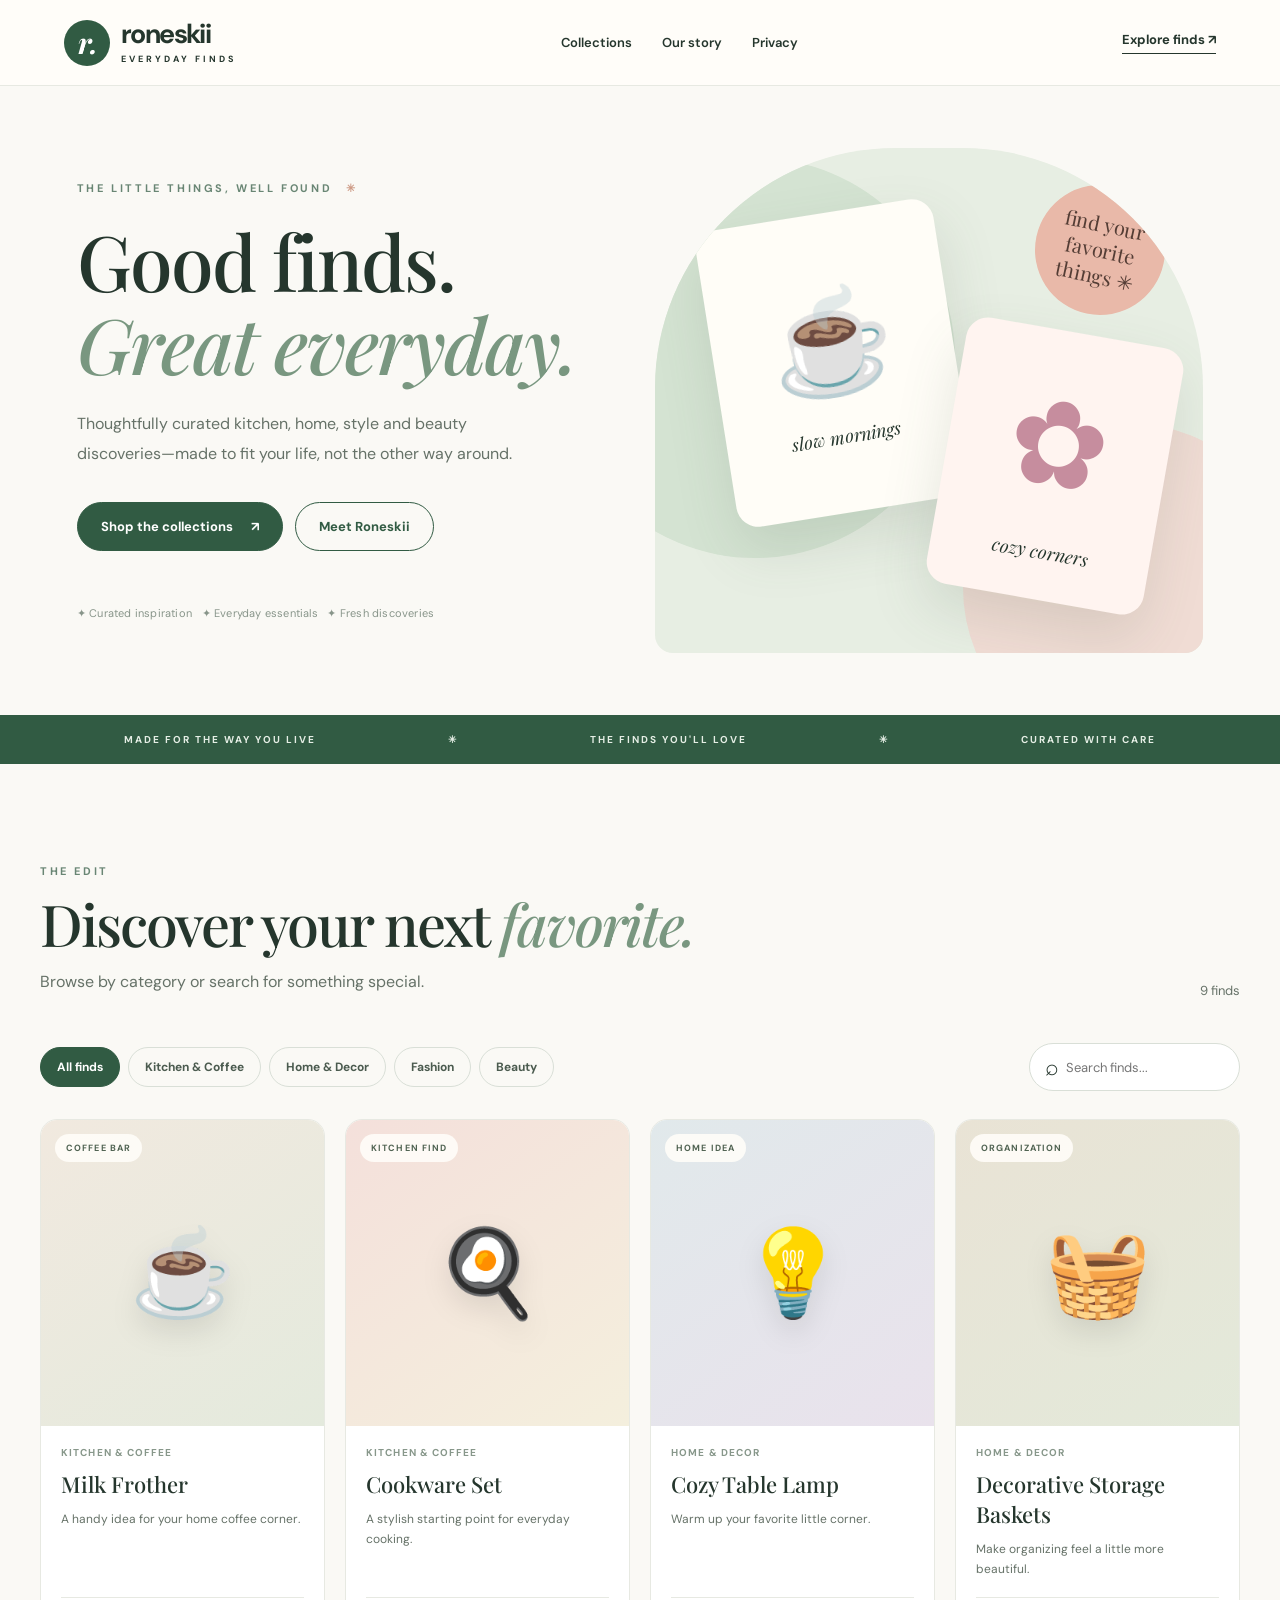
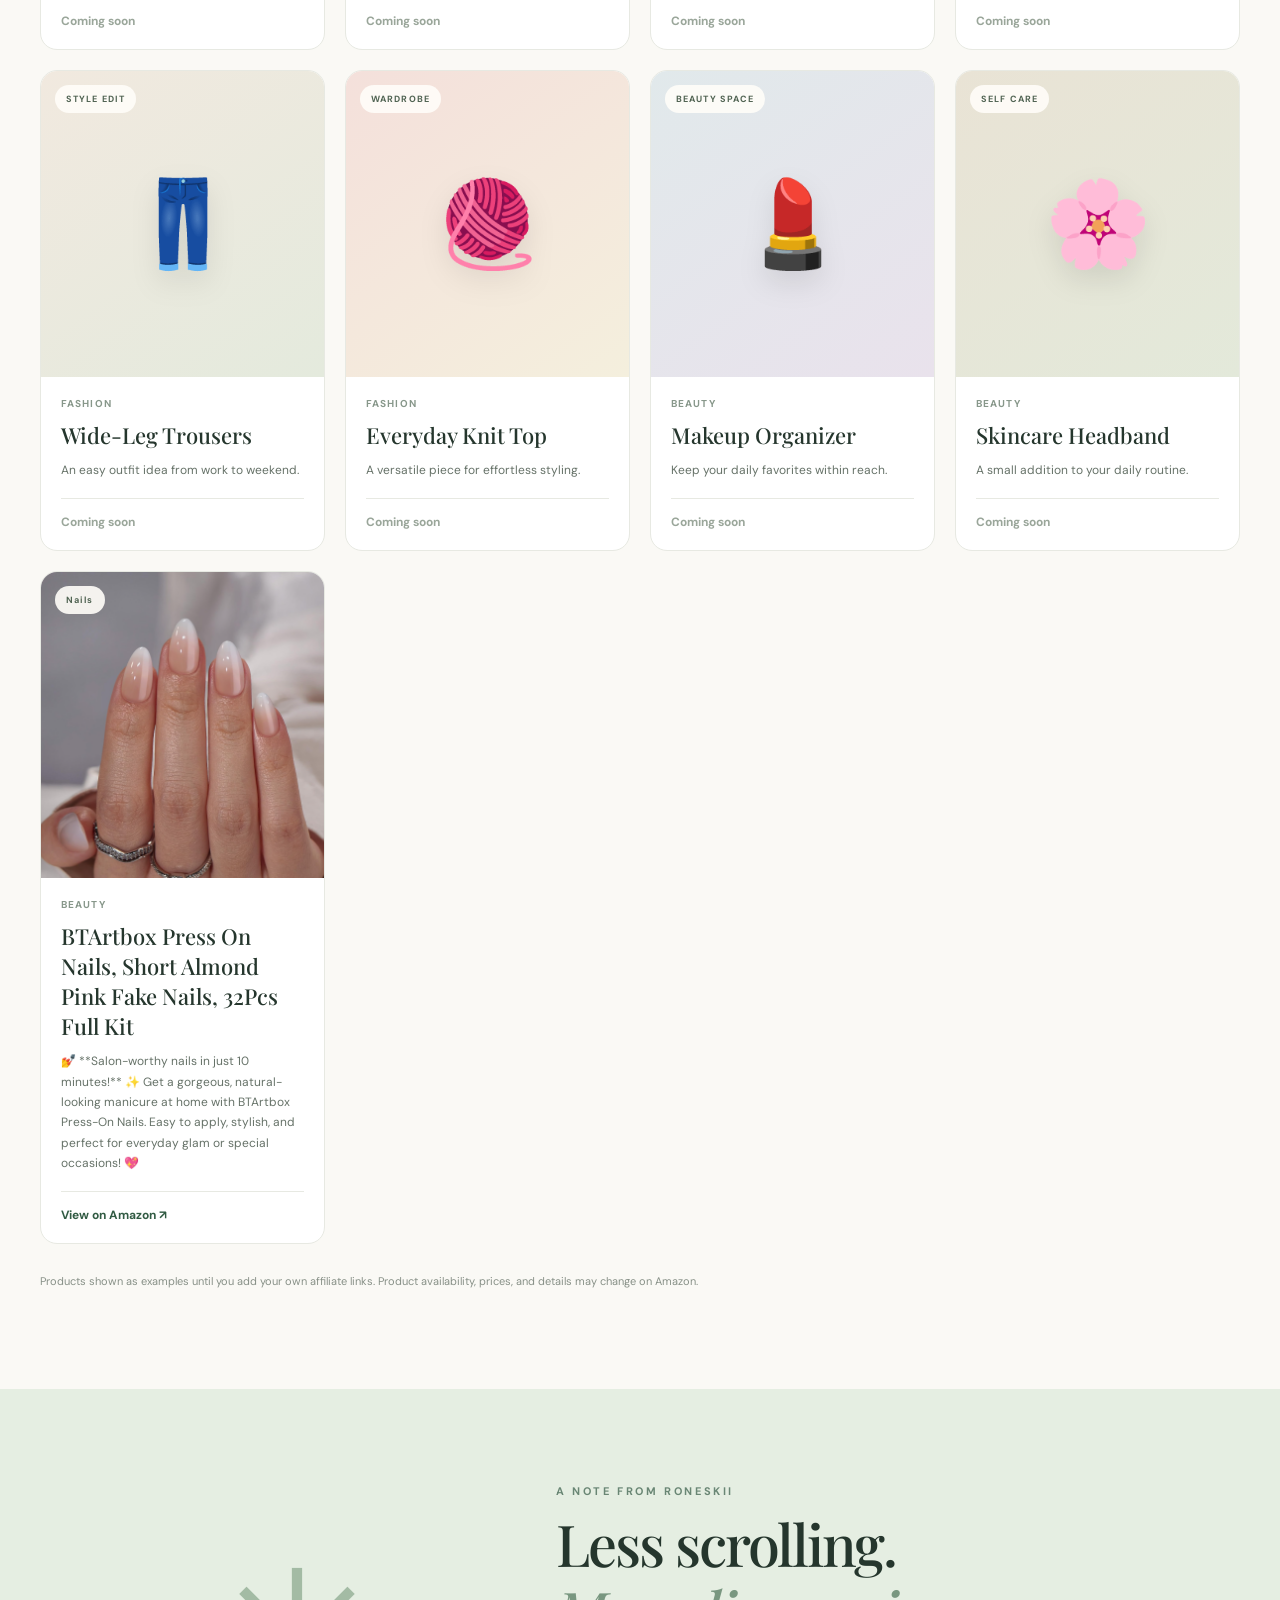
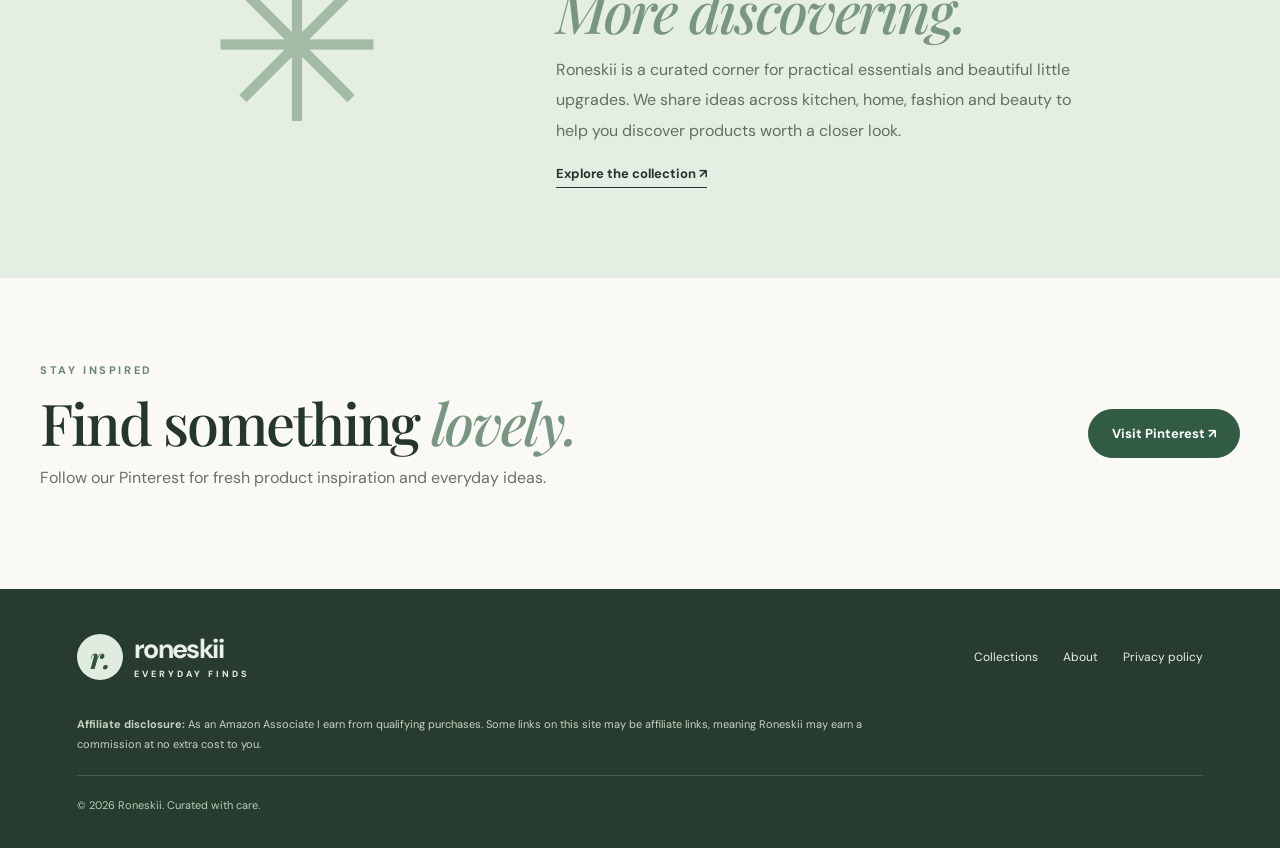
<file: index.html>
<!doctype html><html lang="en"><head><meta charset="utf-8"><meta name="viewport" content="width=device-width,initial-scale=1"><meta name="description" content="Explore curated kitchen, home, fashion and beauty finds from Roneskii."><title>Roneskii | Everyday Finds, Beautifully Curated</title><link rel="stylesheet" href="style.css"></head><body><header class="header"><a class="brand" href="./" aria-label="Roneskii home"><span class="mark">r.</span><span>roneskii<small>EVERYDAY FINDS</small></span></a><nav><a href="#collections">Collections</a><a href="#about">Our story</a><a href="privacy.html">Privacy</a></nav><a class="nav-cta" href="#collections">Explore finds ↗</a></header><main><section class="hero"><div class="hero-copy"><div class="eyebrow">THE LITTLE THINGS, WELL FOUND <span>✳</span></div><h1>Good finds.<br><em>Great everyday.</em></h1><p>Thoughtfully curated kitchen, home, style and beauty discoveries—made to fit your life, not the other way around.</p><div class="hero-actions"><a class="btn primary" href="#collections">Shop the collections <span>↗</span></a><a class="btn secondary" href="#about">Meet Roneskii</a></div><div class="hero-note">✦ Curated inspiration &nbsp; ✦ Everyday essentials &nbsp; ✦ Fresh discoveries</div></div><div class="hero-art" aria-label="Decorative illustration of curated everyday finds"><div class="blob blob-one"></div><div class="blob blob-two"></div><div class="art-card art-coffee"><span>☕</span><small>slow mornings</small></div><div class="art-card art-home"><span>✿</span><small>cozy corners</small></div><div class="art-sticker">find your<br>favorite<br>things ✳</div></div></section><section class="strip"><span>MADE FOR THE WAY YOU LIVE</span><span>✳</span><span>THE FINDS YOU'LL LOVE</span><span>✳</span><span>CURATED WITH CARE</span></section><section class="collections" id="collections"><div class="section-head"><div><div class="eyebrow">THE EDIT</div><h2>Discover your next <em>favorite.</em></h2><p>Browse by category or search for something special.</p></div><span id="count" class="count" aria-live="polite"></span></div><div class="toolbar"><div class="filters" role="group" aria-label="Filter products by category"><button class="filter active" data-filter="All" aria-pressed="true">All finds</button><button class="filter" data-filter="Kitchen & Coffee" aria-pressed="false">Kitchen & Coffee</button><button class="filter" data-filter="Home & Decor" aria-pressed="false">Home & Decor</button><button class="filter" data-filter="Fashion" aria-pressed="false">Fashion</button><button class="filter" data-filter="Beauty" aria-pressed="false">Beauty</button></div><label class="search">⌕ <input id="search" type="search" placeholder="Search finds..." aria-label="Search products"></label></div><div id="products" class="products"></div><div id="empty" class="empty" hidden><h3>No finds match your search.</h3><p>Try a different keyword or category.</p><button id="reset" class="btn secondary">Clear filters</button></div><p class="product-note">Products shown as examples until you add your own affiliate links. Product availability, prices, and details may change on Amazon.</p></section><section class="about" id="about"><div class="about-icon">✳</div><div><div class="eyebrow">A NOTE FROM RONESKII</div><h2>Less scrolling.<br><em>More discovering.</em></h2><p>Roneskii is a curated corner for practical essentials and beautiful little upgrades. We share ideas across kitchen, home, fashion and beauty to help you discover products worth a closer look.</p><a href="#collections">Explore the collection ↗</a></div></section><section class="newsletter"><div><div class="eyebrow">STAY INSPIRED</div><h2>Find something <em>lovely.</em></h2><p>Follow our Pinterest for fresh product inspiration and everyday ideas.</p></div><a class="btn primary" href="https://www.pinterest.com/" target="_blank" rel="noopener noreferrer">Visit Pinterest ↗</a></section></main><footer><div class="footer-top"><a class="brand" href="./"><span class="mark">r.</span><span>roneskii<small>EVERYDAY FINDS</small></span></a><div class="footer-links"><a href="#collections">Collections</a><a href="#about">About</a><a href="privacy.html">Privacy policy</a></div></div><p class="disclosure"><strong>Affiliate disclosure:</strong> As an Amazon Associate I earn from qualifying purchases. Some links on this site may be affiliate links, meaning Roneskii may earn a commission at no extra cost to you.</p><p class="copyright">© <span id="year"></span> Roneskii. Curated with care.</p></footer><script src="products.js"></script><script src="script.js"></script></body></html>
</file>
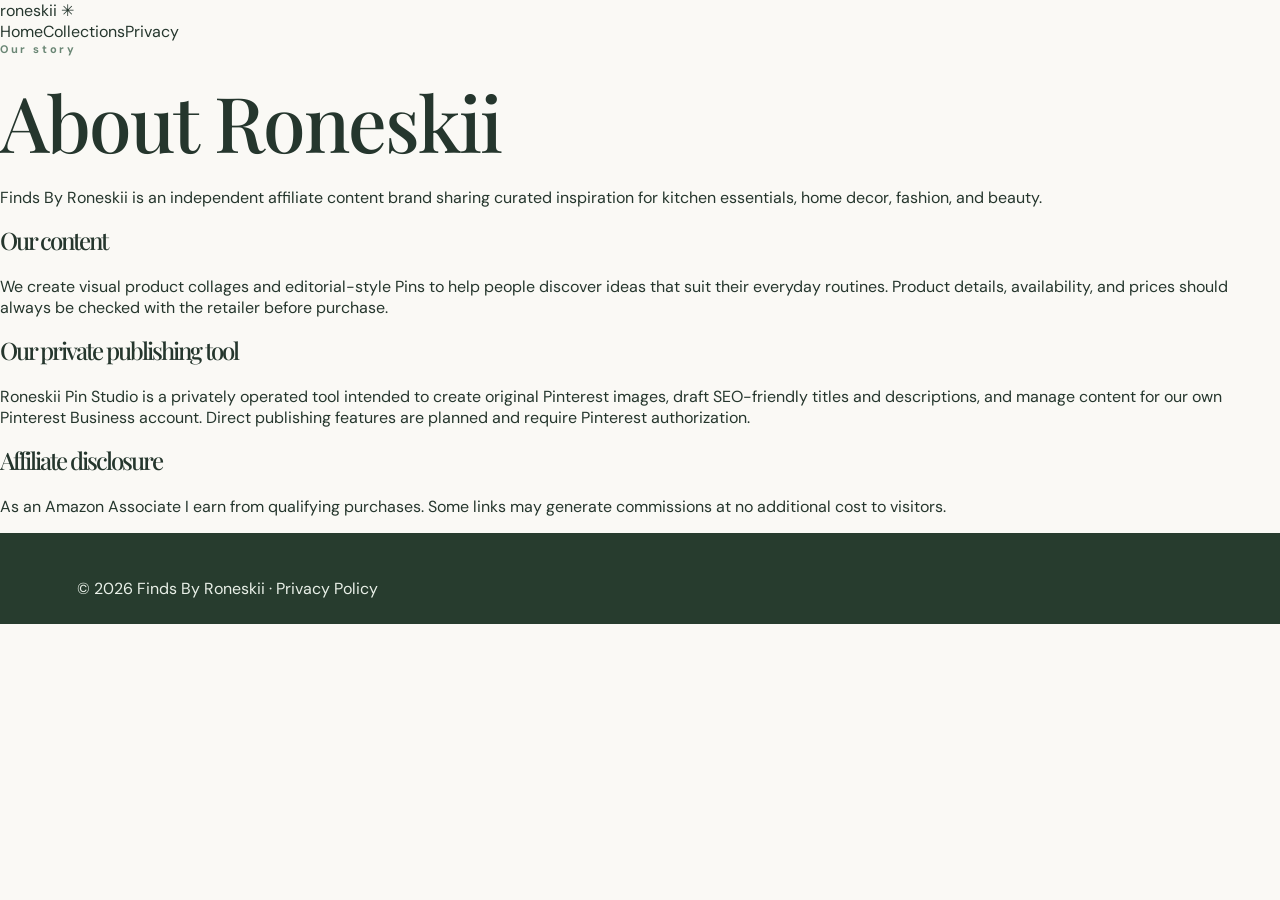
<file: about.html>
<!doctype html><html lang="en"><head><meta charset="utf-8"><meta name="viewport" content="width=device-width,initial-scale=1"><title>About | Finds By Roneskii</title><link rel="stylesheet" href="style.css"></head><body><header><nav class="nav"><a class="logo" href="index.html">roneskii ✳</a><div class="links"><a href="index.html">Home</a><a href="index.html#collections">Collections</a><a href="privacy.html">Privacy</a></div></nav></header><main class="wrap article"><div class="eyebrow">Our story</div><h1>About Roneskii</h1><p>Finds By Roneskii is an independent affiliate content brand sharing curated inspiration for kitchen essentials, home decor, fashion, and beauty.</p><h2>Our content</h2><p>We create visual product collages and editorial-style Pins to help people discover ideas that suit their everyday routines. Product details, availability, and prices should always be checked with the retailer before purchase.</p><h2>Our private publishing tool</h2><p>Roneskii Pin Studio is a privately operated tool intended to create original Pinterest images, draft SEO-friendly titles and descriptions, and manage content for our own Pinterest Business account. Direct publishing features are planned and require Pinterest authorization.</p><h2>Affiliate disclosure</h2><p>As an Amazon Associate I earn from qualifying purchases. Some links may generate commissions at no additional cost to visitors.</p></main><footer>© 2026 Finds By Roneskii · <a href="privacy.html">Privacy Policy</a></footer></body></html>
</file>
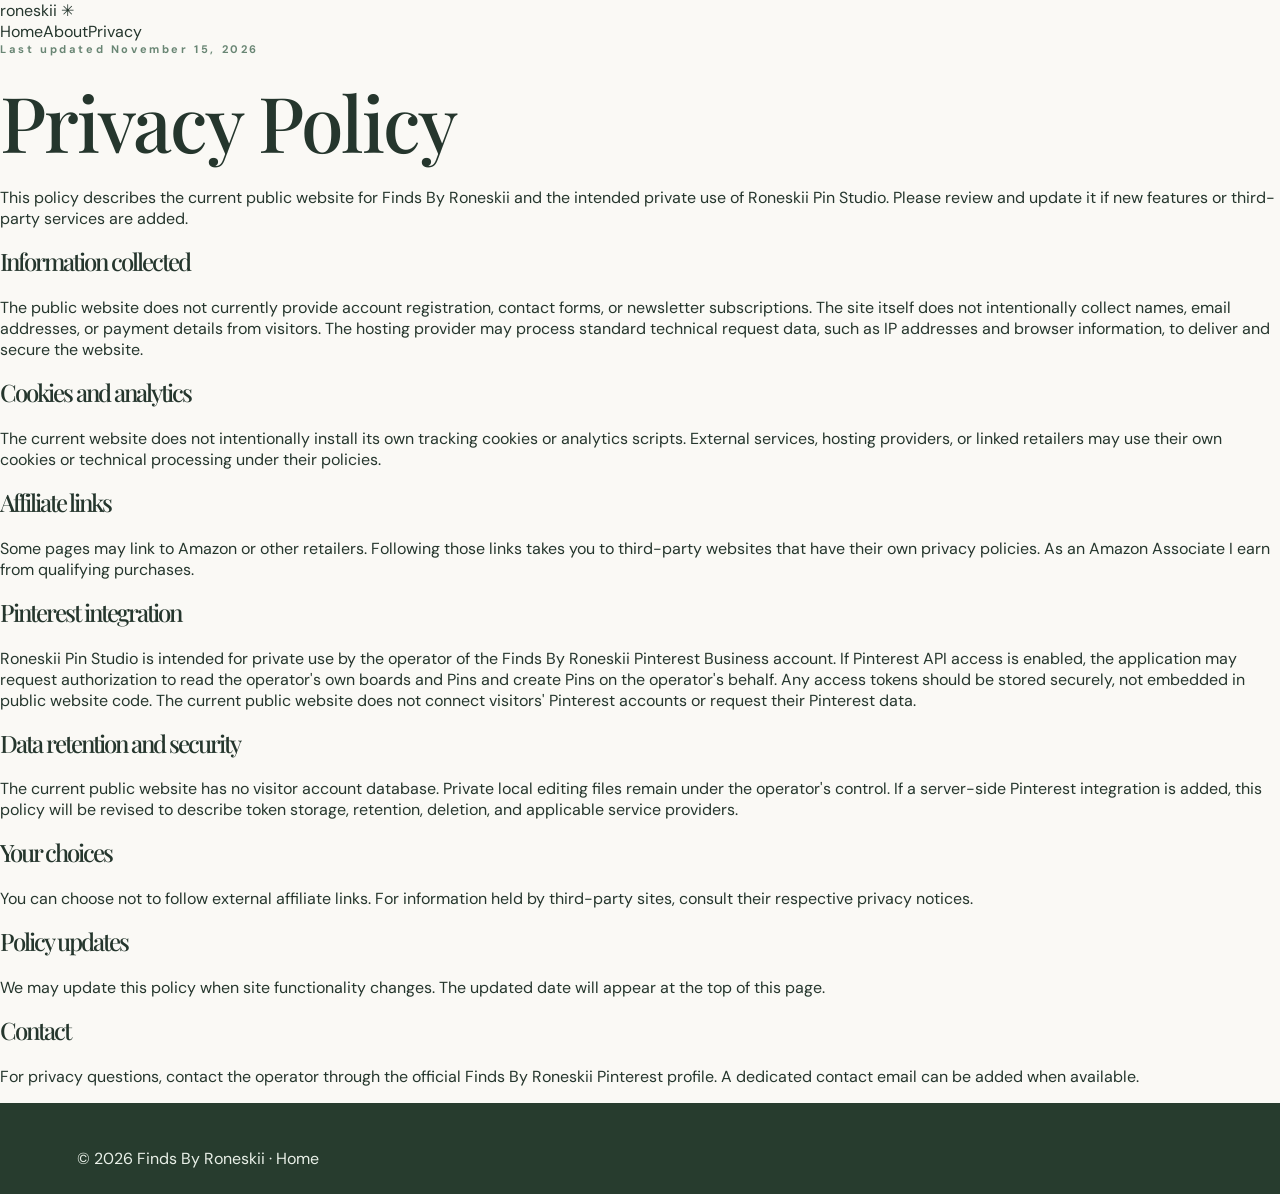
<file: privacy.html>
<!doctype html><html lang="en"><head><meta charset="utf-8"><meta name="viewport" content="width=device-width,initial-scale=1"><title>Privacy Policy | Finds By Roneskii</title><link rel="stylesheet" href="style.css"></head><body><header><nav class="nav"><a class="logo" href="index.html">roneskii ✳</a><div class="links"><a href="index.html">Home</a><a href="about.html">About</a><a href="privacy.html">Privacy</a></div></nav></header><main class="wrap article"><div class="eyebrow">Last updated November 15, 2026</div><h1>Privacy Policy</h1><p>This policy describes the current public website for Finds By Roneskii and the intended private use of Roneskii Pin Studio. Please review and update it if new features or third-party services are added.</p><h2>Information collected</h2><p>The public website does not currently provide account registration, contact forms, or newsletter subscriptions. The site itself does not intentionally collect names, email addresses, or payment details from visitors. The hosting provider may process standard technical request data, such as IP addresses and browser information, to deliver and secure the website.</p><h2>Cookies and analytics</h2><p>The current website does not intentionally install its own tracking cookies or analytics scripts. External services, hosting providers, or linked retailers may use their own cookies or technical processing under their policies.</p><h2>Affiliate links</h2><p>Some pages may link to Amazon or other retailers. Following those links takes you to third-party websites that have their own privacy policies. As an Amazon Associate I earn from qualifying purchases.</p><h2>Pinterest integration</h2><p>Roneskii Pin Studio is intended for private use by the operator of the Finds By Roneskii Pinterest Business account. If Pinterest API access is enabled, the application may request authorization to read the operator's own boards and Pins and create Pins on the operator's behalf. Any access tokens should be stored securely, not embedded in public website code. The current public website does not connect visitors' Pinterest accounts or request their Pinterest data.</p><h2>Data retention and security</h2><p>The current public website has no visitor account database. Private local editing files remain under the operator's control. If a server-side Pinterest integration is added, this policy will be revised to describe token storage, retention, deletion, and applicable service providers.</p><h2>Your choices</h2><p>You can choose not to follow external affiliate links. For information held by third-party sites, consult their respective privacy notices.</p><h2>Policy updates</h2><p>We may update this policy when site functionality changes. The updated date will appear at the top of this page.</p><h2>Contact</h2><p>For privacy questions, contact the operator through the official Finds By Roneskii Pinterest profile. A dedicated contact email can be added when available.</p></main><footer>© 2026 Finds By Roneskii · <a href="index.html">Home</a></footer></body></html>
</file>
<file: style.css>
@import url('https://fonts.googleapis.com/css2?family=DM+Sans:wght@400;500;600;700&family=Playfair+Display:ital,wght@0,500;0,600;1,500;1,600&display=swap');:root{--ink:#25362d;--muted:#667268;--sage:#dce9d9;--cream:#faf9f5;--pink:#f5e3df;--green:#315b43;--line:#e7e9e2}*{box-sizing:border-box}html{scroll-behavior:smooth}body{margin:0;background:var(--cream);color:var(--ink);font-family:'DM Sans',sans-serif}a{color:inherit;text-decoration:none}button,input{font:inherit}button{cursor:pointer}.header{height:86px;padding:0 max(5%,calc((100vw - 1250px)/2));display:flex;align-items:center;justify-content:space-between;border-bottom:1px solid var(--line);background:#fffdf9;gap:25px}.brand{display:flex;align-items:center;gap:11px;font-size:27px;font-weight:700;letter-spacing:-1.6px;line-height:.9}.brand small{display:block;font-size:9px;letter-spacing:3px;font-weight:700;margin-top:9px}.mark{width:46px;height:46px;border-radius:50%;display:grid;place-items:center;background:var(--green);color:white;font-family:'Playfair Display',serif;font-size:29px;font-style:italic}.header nav{display:flex;gap:30px;font-size:13px;font-weight:600}.header nav a:hover,.footer-links a:hover{color:#74927d}.nav-cta{font-size:13px;font-weight:700;border-bottom:1px solid;padding-bottom:5px}.hero{min-height:610px;display:grid;grid-template-columns:1fr 1fr;max-width:1450px;margin:auto;padding:55px 6%;gap:30px;align-items:center}.hero-copy{padding:40px 0}.eyebrow{font-size:11px;letter-spacing:2.6px;font-weight:700;color:#698674}.eyebrow span{margin-left:8px;color:#ce9c87}h1,h2,h3,p{margin-top:0}h1,h2{font-family:'Playfair Display',serif;letter-spacing:-2px;font-weight:500}h1{font-size:clamp(54px,6vw,94px);line-height:1.08;margin:24px 0}h1 em,h2 em{font-weight:500;color:#799780}.hero-copy>p{max-width:470px;line-height:1.9;color:var(--muted);font-size:16px}.hero-actions{display:flex;gap:12px;flex-wrap:wrap;margin:32px 0}.btn{border-radius:50px;padding:15px 23px;font-size:13px;font-weight:700;border:1px solid var(--green);display:inline-flex;align-items:center;justify-content:center;gap:18px}.primary{background:var(--green);color:white}.primary:hover{background:#244331}.secondary{background:transparent;color:var(--green)}.secondary:hover{background:var(--sage)}.hero-note{font-size:11px;color:#88958a;letter-spacing:.2px;margin-top:55px}.hero-art{min-height:505px;border-radius:240px 240px 18px 18px;background:#e7eee3;position:relative;overflow:hidden}.blob{position:absolute;border-radius:50%}.blob-one{width:400px;height:400px;background:#d4e3d2;left:-100px;top:10px}.blob-two{width:330px;height:330px;background:#f0dcd4;right:-90px;bottom:-100px}.art-card{position:absolute;background:#fffdf7;box-shadow:0 24px 55px #49614c25;border-radius:22px;display:flex;flex-direction:column;align-items:center;justify-content:center;gap:18px;transform:rotate(-9deg)}.art-card span{font-size:100px}.art-card small{font-family:'Playfair Display',serif;font-size:18px;font-style:italic}.art-coffee{width:240px;height:300px;top:65px;left:11%}.art-home{width:220px;height:270px;right:7%;bottom:52px;transform:rotate(10deg);background:#fff4f0}.art-home span{font-size:120px;color:#c68d9e}.art-sticker{position:absolute;top:37px;right:7%;width:130px;height:130px;background:#e9b9a9;border-radius:50%;display:grid;place-content:center;text-align:center;line-height:1.3;transform:rotate(12deg);font-family:'Playfair Display',serif;font-size:20px;color:#543d35}.strip{background:var(--green);color:#e5eee5;display:flex;justify-content:space-around;gap:12px;padding:18px 5%;font-size:10px;font-weight:700;letter-spacing:2px}.collections{max-width:1250px;margin:0 auto;padding:100px 25px 90px}.section-head{display:flex;justify-content:space-between;align-items:end;gap:20px}.section-head h2,.about h2,.newsletter h2{font-size:clamp(38px,4.5vw,58px);line-height:1.15;margin:12px 0}.section-head p{color:var(--muted);line-height:1.7}.count{color:var(--muted);font-size:13px;padding-bottom:12px}.toolbar{display:flex;justify-content:space-between;align-items:center;gap:20px;margin:32px 0 28px;flex-wrap:wrap}.filters{display:flex;flex-wrap:wrap;gap:8px}.filter{border:1px solid #d9dfd7;background:transparent;border-radius:30px;padding:11px 16px;color:#4b5b4f;font-size:12px;font-weight:700}.filter.active,.filter:hover{background:var(--green);border-color:var(--green);color:white}.search{border:1px solid #d9dfd7;border-radius:30px;padding:8px 15px;font-size:23px;background:white;display:flex;align-items:center;gap:5px}.search input{border:0;outline:0;width:160px;background:transparent;font-size:13px;color:var(--ink)}.products{display:grid;grid-template-columns:repeat(4,minmax(0,1fr));gap:20px}.product{border:1px solid var(--line);border-radius:17px;background:white;overflow:hidden;display:flex;flex-direction:column;transition:transform .2s,box-shadow .2s}.product:hover{transform:translateY(-4px);box-shadow:0 16px 36px #263c2b12}.product-media{aspect-ratio:1/1.08;display:grid;place-items:center;position:relative;background:linear-gradient(145deg,#f1e9df,#e4eadd);overflow:hidden}.product:nth-child(4n+2) .product-media{background:linear-gradient(145deg,#f4e0db,#f4efdd)}.product:nth-child(4n+3) .product-media{background:linear-gradient(145deg,#e1e9eb,#e9e2ec)}.product:nth-child(4n+4) .product-media{background:linear-gradient(145deg,#e9e3d5,#e3e9da)}.product-media img{width:100%;height:100%;object-fit:cover}.product-emoji{font-size:85px;filter:drop-shadow(0 12px 14px #00000018)}.product-tag{position:absolute;left:14px;top:14px;border-radius:20px;padding:8px 11px;background:#fffdf9e8;color:#506352;font-size:9px;letter-spacing:1.1px;font-weight:700}.product-body{padding:20px;display:flex;flex:1;flex-direction:column}.product-category{font-size:10px;letter-spacing:1.1px;text-transform:uppercase;color:#87978a;font-weight:700}.product h3{font-family:'Playfair Display',serif;font-size:22px;font-weight:500;margin:10px 0}.product p{font-size:12px;color:var(--muted);line-height:1.7;flex:1;margin-bottom:18px}.product-action{border-top:1px solid var(--line);padding-top:15px;color:var(--green);font-size:12px;font-weight:700}.product-action.disabled{color:#9aa69a;cursor:default}.product-note{font-size:11px;color:#879087;margin-top:30px}.empty{text-align:center;padding:70px 10px}.empty h3{font-family:'Playfair Display',serif;font-size:26px}.empty p{color:var(--muted)}.about{background:#e5eee2;padding:95px max(8%,calc((100vw - 1150px)/2));display:grid;grid-template-columns:1fr 1.6fr;align-items:center;gap:65px}.about-icon{font-family:'Playfair Display',serif;font-size:210px;text-align:center;color:#a3bba4;line-height:1}.about p{line-height:1.9;color:#5e7161;max-width:550px}.about a{font-size:13px;font-weight:700;border-bottom:1px solid;padding-bottom:5px}.newsletter{max-width:1250px;margin:0 auto;padding:85px 25px;display:flex;align-items:center;justify-content:space-between;gap:20px}.newsletter p{color:var(--muted)}footer{background:#273c2e;color:#e9f0e8;padding:45px max(6%,calc((100vw - 1250px)/2)) 25px}.footer-top{display:flex;justify-content:space-between;align-items:center;gap:30px}.footer-top .mark{background:#e1ece0;color:#34553b}.footer-links{display:flex;gap:25px;font-size:12px}.disclosure{font-size:11px;color:#c7d4c7;line-height:1.8;max-width:830px;margin:35px 0 20px}.copyright{border-top:1px solid #4a5c4f;padding-top:22px;font-size:11px;color:#b9cbb9}@media(max-width:950px){.products{grid-template-columns:repeat(3,minmax(0,1fr))}.hero{padding:40px 5%}.hero-art{min-height:430px}.art-coffee{width:190px;height:245px}.art-home{width:170px;height:215px}.art-card span{font-size:80px}.art-sticker{width:105px;height:105px;font-size:17px}.header nav{gap:16px}}@media(max-width:700px){.header{height:76px;padding:0 5%}.brand{font-size:22px}.brand .mark{width:40px;height:40px;font-size:24px}.header nav{display:none}.nav-cta{font-size:11px}.hero{grid-template-columns:1fr;padding:28px 6% 45px}.hero-copy{padding:25px 0 0}.hero-copy h1{font-size:clamp(52px,11vw,76px)}.hero-note{margin-top:30px}.hero-art{min-height:350px;border-radius:180px 180px 15px 15px}.art-coffee{top:45px;left:15%}.art-home{right:12%;bottom:20px}.strip{font-size:8px}.strip span:nth-child(n+4){display:none}.collections{padding:65px 5%}.products{grid-template-columns:repeat(2,minmax(0,1fr));gap:12px}.product-body{padding:14px}.product h3{font-size:19px}.product-emoji{font-size:65px}.product-tag{font-size:8px;padding:6px 8px}.toolbar{align-items:stretch}.filters{gap:6px}.filter{padding:9px 12px;font-size:11px}.search{width:100%}.search input{width:100%}.about{grid-template-columns:1fr;padding:65px 7%;gap:0}.about-icon{font-size:130px}.newsletter{padding:65px 7%;display:block}.newsletter .btn{margin-top:15px}.footer-top{align-items:flex-start;flex-direction:column}.footer-links{flex-wrap:wrap}}@media(max-width:390px){.products{grid-template-columns:1fr 1fr}.product h3{font-size:17px}.product-emoji{font-size:55px}.product-body{padding:12px}.product p{font-size:11px}}
</file>
